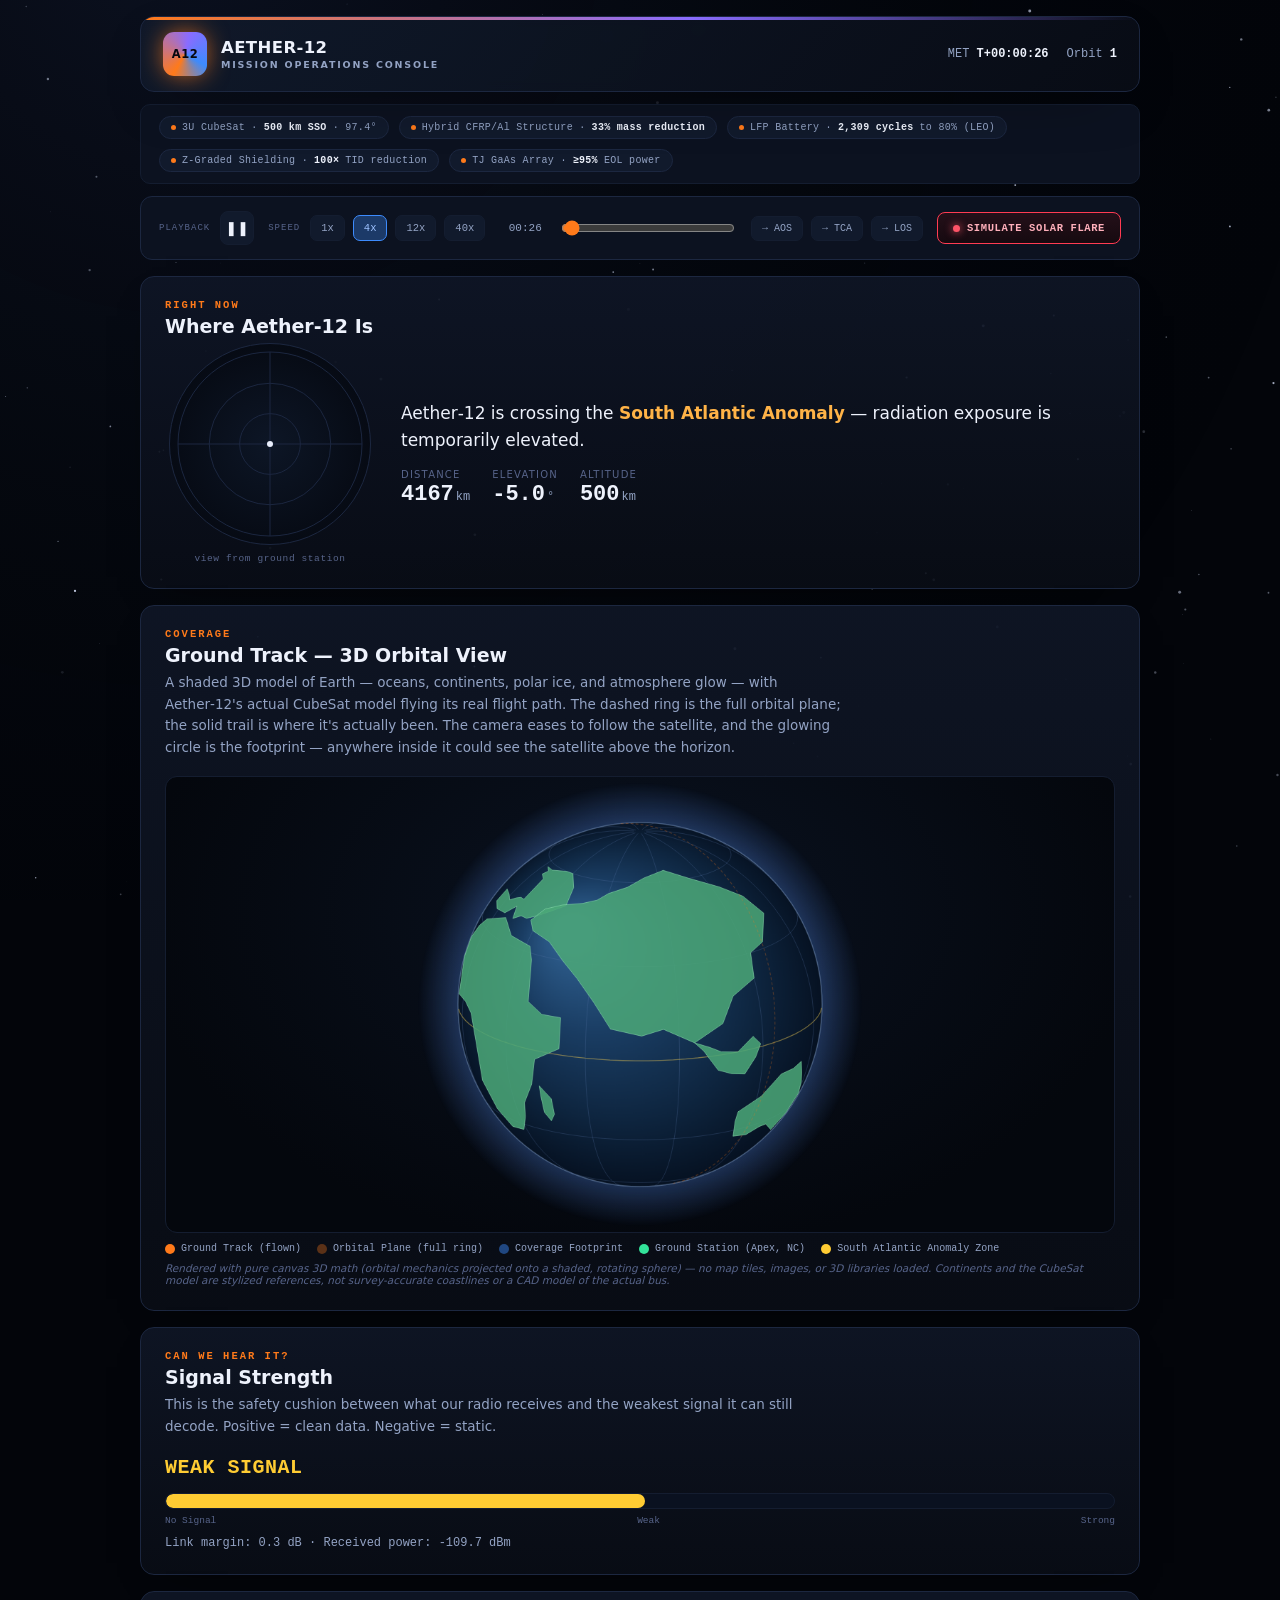
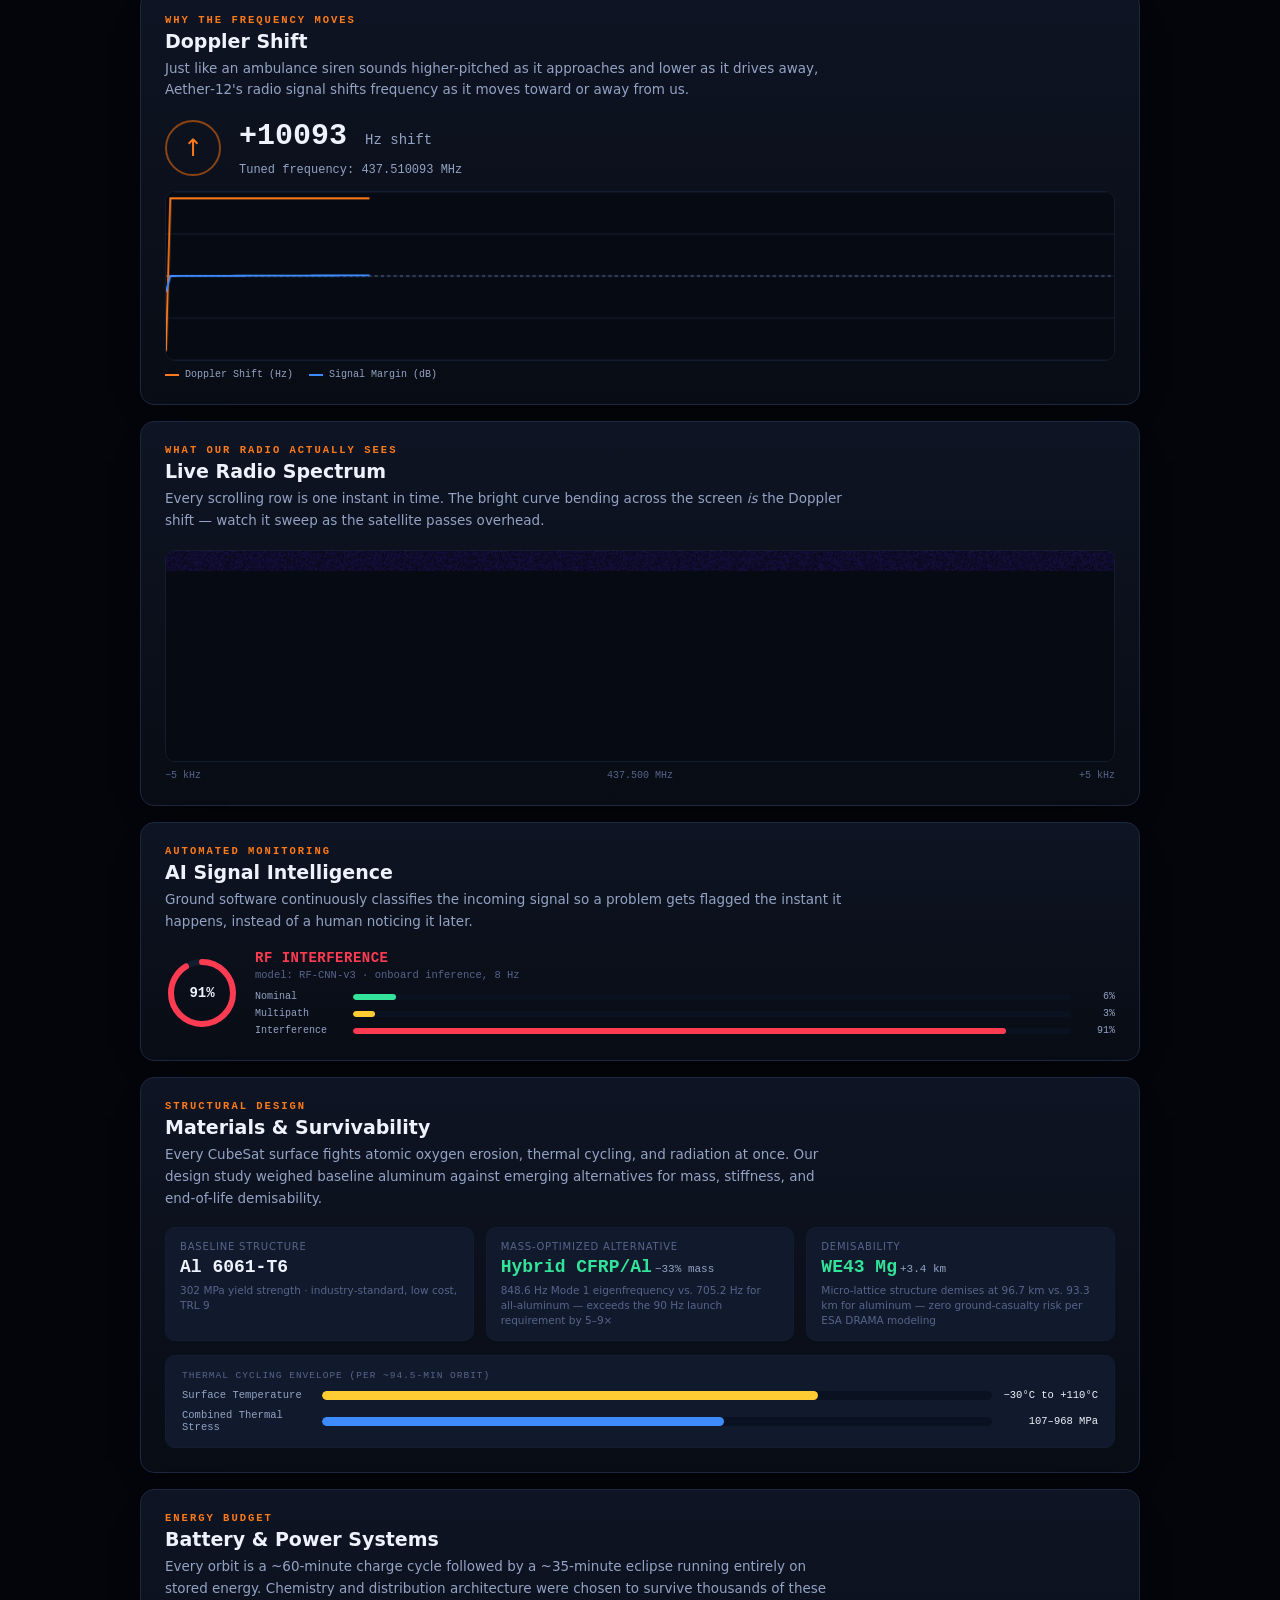
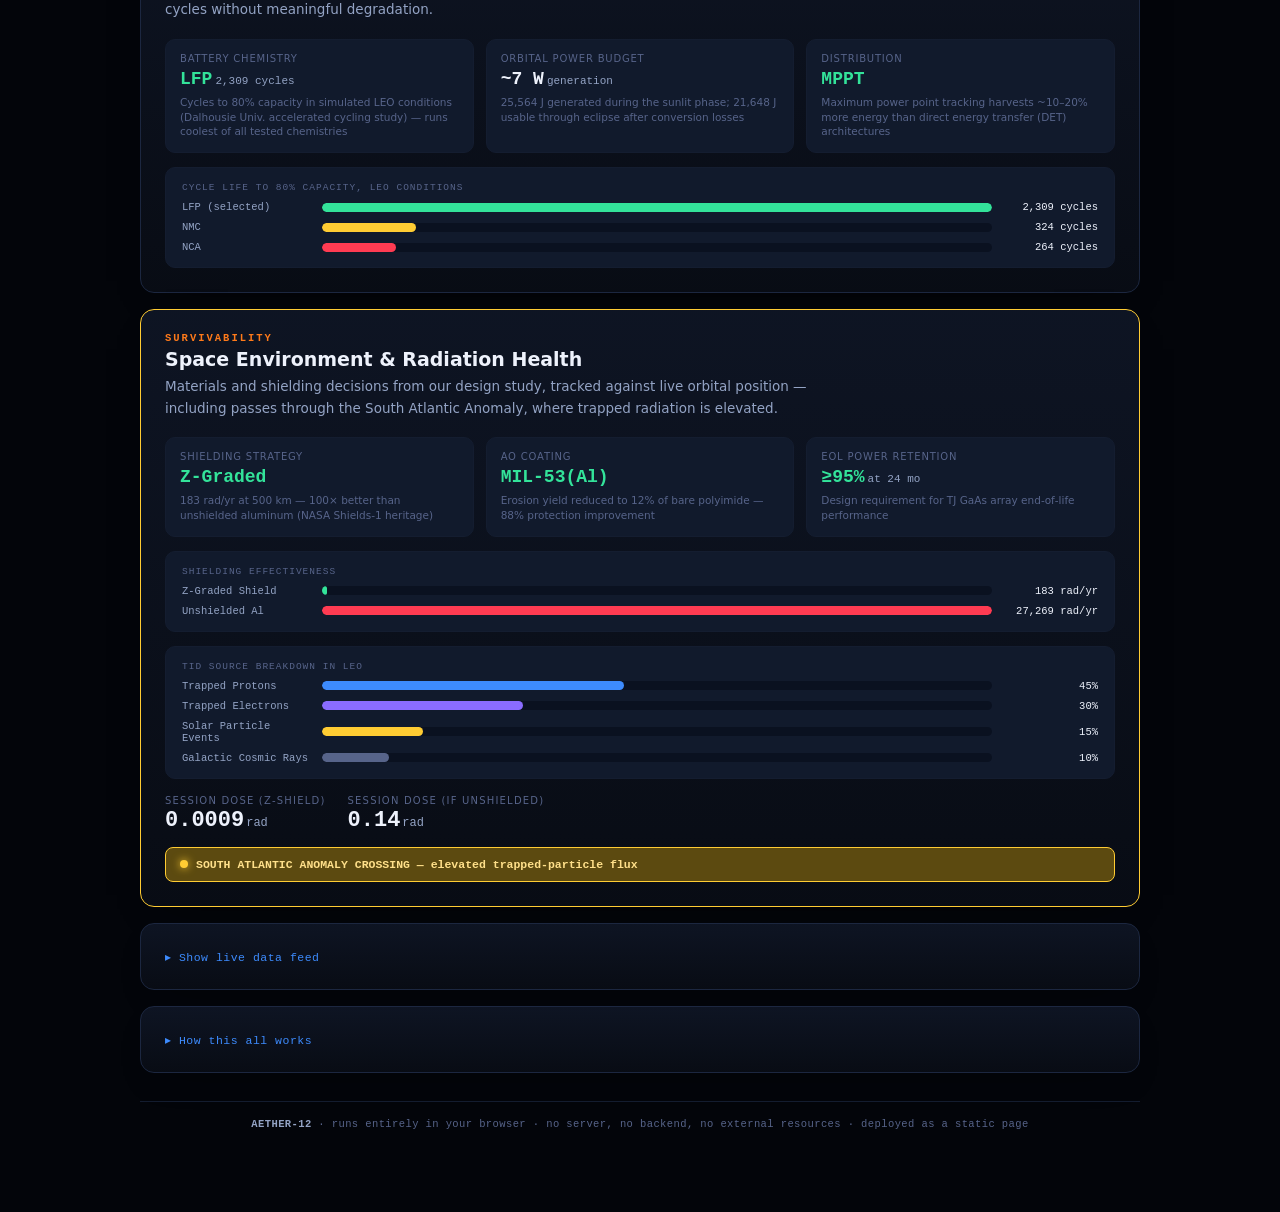
<file: index (2).html>
<!DOCTYPE html>
<html lang="en">
<head>
<meta charset="UTF-8">
<meta name="viewport" content="width=device-width, initial-scale=1.0">
<title>AETHER-12 :: Mission Operations Console</title>
<style>
  :root{
    --bg-0:#03050a; --bg-1:#070b14; --bg-2:#0c1220; --bg-3:#111a2c;
    --line:#1c2740; --line-soft:#141d30;
    --txt-hi:#eef2fc; --txt-md:#93a3c4; --txt-lo:#57648a;
    --accent:#ff7a1a; --accent-2:#ffb347; --accent-dim:#8a4413;
    --blue:#3d8bfd; --blue-dim:#1c3a68; --violet:#8a6cff;
    --green:#33e39a; --green-dim:#0f4a35;
    --red:#ff3b52; --red-dim:#5c1420; --amber:#ffcc33; --amber-dim:#5c4a10;
    --mono:'Roboto Mono','SF Mono','Consolas',monospace;
    --sans:'Segoe UI',system-ui,-apple-system,'Helvetica Neue',Arial,sans-serif;
  }
  *{box-sizing:border-box;}
  html,body{margin:0;padding:0;background:var(--bg-0);color:var(--txt-hi);font-family:var(--sans);min-height:100vh;}
  ::selection{background:var(--accent);color:#000;}
  #starfield{position:fixed;inset:0;z-index:0;pointer-events:none;}
  .app{position:relative;z-index:1;max-width:1040px;margin:0 auto;padding:16px 20px 60px;}

  header.top{
    display:flex;align-items:center;justify-content:space-between;gap:14px;flex-wrap:wrap;
    padding:15px 22px;background:linear-gradient(135deg,rgba(17,26,44,.9),rgba(9,13,22,.9));
    backdrop-filter:blur(6px);border:1px solid var(--line);border-radius:14px;position:relative;overflow:hidden;
    box-shadow:0 20px 60px -30px rgba(0,0,0,.8);
  }
  header.top::before{content:"";position:absolute;top:0;left:0;right:0;height:3px;
    background:linear-gradient(90deg,var(--accent),var(--violet) 55%,transparent);}
  .brand{display:flex;align-items:center;gap:14px;}
  .brand .badge{width:44px;height:44px;border-radius:11px;
    background:conic-gradient(from 210deg, var(--accent), var(--violet) 45%, var(--blue) 75%, var(--accent) 100%);
    display:flex;align-items:center;justify-content:center;font-weight:800;font-size:11.5px;color:#060810;
    letter-spacing:.5px;box-shadow:0 0 26px -4px var(--accent);flex:0 0 auto;}
  .brand h1{margin:0;font-size:16.5px;letter-spacing:.4px;font-weight:700;}
  .brand h1 small{display:block;font-size:9.5px;letter-spacing:1.8px;color:var(--txt-md);font-weight:600;margin-top:2px;}
  .headstats{display:flex;gap:18px;font-family:var(--mono);font-size:12px;color:var(--txt-md);}
  .headstats b{color:var(--txt-hi);}

  .paramstrip{margin-top:12px;padding:11px 18px;border-radius:10px;background:var(--bg-2);border:1px solid var(--line-soft);
    display:flex;gap:10px;flex-wrap:wrap;align-items:center;}
  .chip{font-family:var(--mono);font-size:10px;letter-spacing:.3px;color:var(--txt-md);background:var(--bg-3);
    border:1px solid var(--line);padding:5px 11px;border-radius:20px;display:flex;align-items:center;gap:6px;}
  .chip b{color:var(--txt-hi);font-weight:700;}
  .chip .dotc{width:5px;height:5px;border-radius:50%;background:var(--accent);}

  .control-bar{margin-top:12px;background:var(--bg-2);border:1px solid var(--line);border-radius:12px;
    padding:14px 18px;display:flex;flex-wrap:wrap;gap:14px;align-items:center;}
  .ctrl-group{display:flex;align-items:center;gap:8px;}
  .ctrl-label{font-family:var(--mono);font-size:9px;letter-spacing:1px;color:var(--txt-lo);text-transform:uppercase;margin-right:2px;}
  .icon-btn{width:34px;height:34px;border-radius:8px;background:var(--bg-3);border:1px solid var(--line-soft);
    color:var(--txt-hi);display:flex;align-items:center;justify-content:center;cursor:pointer;font-size:14px;transition:.15s;}
  .icon-btn:hover{background:var(--line-soft);}
  .speed-btn{font-family:var(--mono);font-size:10.5px;padding:6px 10px;border-radius:7px;background:var(--bg-3);
    border:1px solid var(--line-soft);color:var(--txt-md);cursor:pointer;transition:.15s;}
  .speed-btn:hover{color:var(--txt-hi);}
  .speed-btn.active{background:var(--blue-dim);color:#9dc2ff;border-color:var(--blue);}
  .jump-btn{font-family:var(--mono);font-size:10px;padding:6px 10px;border-radius:7px;background:var(--bg-3);
    border:1px solid var(--line-soft);color:var(--txt-md);cursor:pointer;white-space:nowrap;}
  .jump-btn:hover{color:var(--txt-hi);}
  #scrubSlider{flex:1;min-width:140px;accent-color:var(--accent);cursor:pointer;}
  .scrubtime{font-family:var(--mono);font-size:11px;color:var(--txt-md);min-width:52px;text-align:center;}
  .fault-btn{background:linear-gradient(180deg,#241019,#160a10);border:1px solid var(--red);color:#ffb0bb;
    padding:9px 15px;border-radius:8px;font-family:var(--mono);font-size:10.5px;letter-spacing:.6px;font-weight:700;
    cursor:pointer;text-transform:uppercase;transition:.15s;display:flex;align-items:center;gap:7px;white-space:nowrap;}
  .fault-btn:hover{background:linear-gradient(180deg,#331420,#1e0c14);}
  .fault-btn.active{background:var(--red);color:#1a0206;border-color:#ffb4c0;animation:pulseRed .9s infinite;}
  .fault-btn .dot{width:7px;height:7px;border-radius:50%;background:#ff5468;box-shadow:0 0 8px #ff5468;}
  @keyframes pulseRed{0%,100%{box-shadow:0 0 0 0 rgba(255,59,82,.6);}50%{box-shadow:0 0 0 10px rgba(255,59,82,0);}}
  @keyframes blink{0%,49%{opacity:1;}50%,100%{opacity:.25;}}
  .alerting{animation:panelAlert .85s infinite;border-color:var(--red) !important;}
  @keyframes panelAlert{0%,100%{box-shadow:inset 0 0 0 0 rgba(255,59,82,0);}50%{box-shadow:inset 0 0 26px 0 rgba(255,59,82,.35);}}
  .saa-alert{animation:panelAlertAmber 1s infinite;border-color:var(--amber) !important;}
  @keyframes panelAlertAmber{0%,100%{box-shadow:inset 0 0 0 0 rgba(255,204,51,0);}50%{box-shadow:inset 0 0 22px 0 rgba(255,204,51,.28);}}

  .section{margin-top:16px;background:linear-gradient(180deg,rgba(15,22,38,.92),rgba(9,13,22,.92));
    border:1px solid var(--line);border-radius:14px;padding:22px 24px 24px;position:relative;
    box-shadow:0 14px 40px -26px rgba(0,0,0,.9);}
  .section .eyebrow{font-family:var(--mono);font-size:10.5px;letter-spacing:2px;text-transform:uppercase;color:var(--accent);
    font-weight:700;margin-bottom:4px;}
  .section h2{margin:0 0 6px;font-size:19px;font-weight:700;}
  .section .caption{font-size:13.5px;color:var(--txt-md);line-height:1.6;max-width:680px;margin:0 0 18px;}

  .hero-grid{display:grid;grid-template-columns:210px 1fr;gap:26px;align-items:center;}
  @media (max-width:640px){.hero-grid{grid-template-columns:1fr;}}
  .skywrap{display:flex;flex-direction:column;align-items:center;gap:8px;}
  canvas#skyplot{background:radial-gradient(circle at 50% 50%, #0d1626 0%, #060a13 75%);border-radius:50%;border:1px solid var(--line);}
  .skylabel{font-family:var(--mono);font-size:9.5px;color:var(--txt-lo);letter-spacing:.6px;}

  .story-line{font-size:17px;line-height:1.55;color:var(--txt-hi);font-weight:500;min-height:52px;}
  .story-line b{color:var(--accent-2);}
  .hero-stats{display:flex;gap:22px;margin-top:16px;flex-wrap:wrap;}
  .hero-stat .l{font-size:10px;letter-spacing:1.2px;color:var(--txt-lo);text-transform:uppercase;}
  .hero-stat .v{font-family:var(--mono);font-size:22px;font-weight:700;margin-top:2px;}
  .hero-stat .v span{font-size:12px;color:var(--txt-md);font-weight:500;margin-left:2px;}

  #globeWrap{position:relative;border-radius:12px;overflow:hidden;border:1px solid var(--line-soft);
    background:radial-gradient(ellipse at 50% 30%, #0a1220 0%, #04070d 75%);display:flex;justify-content:center;}
  canvas#globeCanvas{width:100%;max-width:640px;display:block;}
  .map-legend{display:flex;gap:16px;margin-top:10px;font-family:var(--mono);font-size:10px;color:var(--txt-md);flex-wrap:wrap;}
  .map-legend span{display:flex;align-items:center;gap:6px;}
  .map-legend .sw{width:10px;height:10px;border-radius:50%;display:inline-block;}
  .map-note{font-size:10.5px;color:var(--txt-lo);margin-top:8px;font-style:italic;}

  .siglabel{font-family:var(--mono);font-size:20px;font-weight:800;letter-spacing:.5px;}
  .sigbar-track{height:16px;border-radius:9px;background:#0a1120;border:1px solid var(--line-soft);overflow:hidden;margin-top:14px;position:relative;}
  .sigbar-fill{height:100%;border-radius:9px;transition:width .3s,background .3s;}
  .sigbar-scale{display:flex;justify-content:space-between;font-family:var(--mono);font-size:9.5px;color:var(--txt-lo);margin-top:6px;}
  .sigsub{font-family:var(--mono);font-size:12px;color:var(--txt-md);margin-top:10px;}

  .doppler-top{display:flex;align-items:center;gap:18px;flex-wrap:wrap;margin-bottom:14px;}
  .arrow-badge{width:56px;height:56px;border-radius:50%;display:flex;align-items:center;justify-content:center;
    font-size:24px;flex:0 0 auto;transition:.3s;border:2px solid var(--line);}
  .doppler-num{font-family:var(--mono);font-size:30px;font-weight:800;}
  .doppler-num span{font-size:14px;color:var(--txt-md);font-weight:500;}
  canvas#chartCanvas{width:100%;display:block;border-radius:10px;border:1px solid var(--line-soft);background:#060a13;}
  canvas#waterfallCanvas{width:100%;display:block;border-radius:10px;border:1px solid var(--line-soft);background:#060a13;}
  .chart-legend{display:flex;gap:16px;margin-top:8px;font-family:var(--mono);font-size:10px;color:var(--txt-md);flex-wrap:wrap;}
  .chart-legend span{display:flex;align-items:center;gap:6px;}
  .chart-legend .ln{width:14px;height:2px;display:inline-block;}
  .wf-legend{display:flex;justify-content:space-between;font-family:var(--mono);font-size:10px;color:var(--txt-lo);margin-top:8px;}

  .ai-row{display:flex;gap:16px;align-items:center;flex-wrap:wrap;}
  .ai-ring{width:74px;height:74px;flex:0 0 auto;position:relative;}
  .ai-ring svg{width:100%;height:100%;transform:rotate(-90deg);}
  .ai-ring .bgring{stroke:#141d30;}
  .ai-ring .fgring{stroke:var(--green);transition:stroke-dashoffset .3s, stroke .3s;stroke-linecap:round;}
  .ai-ring .pct{position:absolute;inset:0;display:flex;align-items:center;justify-content:center;font-family:var(--mono);font-weight:700;font-size:14px;}
  .ai-info{flex:1;min-width:200px;}
  .ai-label{font-family:var(--mono);font-size:14px;font-weight:800;letter-spacing:.5px;}
  .ai-model{font-size:10.5px;color:var(--txt-lo);margin-top:3px;font-family:var(--mono);}
  .ai-bars{margin-top:10px;display:flex;flex-direction:column;gap:6px;}
  .ai-bar-row{display:flex;align-items:center;gap:8px;font-family:var(--mono);font-size:10px;color:var(--txt-md);}
  .ai-bar-row .lbl{width:90px;flex:0 0 auto;}
  .ai-bar-track{flex:1;height:6px;border-radius:3px;background:#0a1120;overflow:hidden;}
  .ai-bar-fill{height:100%;border-radius:3px;transition:width .3s;}
  .ai-bar-row .pctv{width:36px;text-align:right;flex:0 0 auto;}

  .env-grid{display:grid;grid-template-columns:repeat(3,1fr);gap:12px;}
  @media (max-width:700px){.env-grid{grid-template-columns:1fr 1fr;}}
  @media (max-width:460px){.env-grid{grid-template-columns:1fr;}}
  .env-card{background:var(--bg-3);border:1px solid var(--line-soft);border-radius:10px;padding:13px 14px;}
  .env-card .l{font-size:10px;letter-spacing:.8px;color:var(--txt-lo);text-transform:uppercase;}
  .env-card .v{font-family:var(--mono);font-size:18px;font-weight:700;margin-top:5px;color:var(--txt-hi);}
  .env-card .v span{font-size:11px;color:var(--txt-md);font-weight:500;margin-left:3px;}
  .env-card .foot{font-size:10.5px;color:var(--txt-lo);margin-top:6px;line-height:1.4;}
  .env-card.good .v{color:var(--green);}
  .env-card.warn .v{color:var(--amber);}
  .env-compare{margin-top:14px;background:var(--bg-3);border:1px solid var(--line-soft);border-radius:10px;padding:14px 16px;}
  .compare-row{display:flex;align-items:center;gap:10px;margin-top:8px;}
  .compare-row:first-child{margin-top:0;}
  .compare-lbl{font-family:var(--mono);font-size:10.5px;color:var(--txt-md);width:130px;flex:0 0 auto;}
  .compare-track{flex:1;height:9px;border-radius:5px;background:#0a1120;overflow:hidden;}
  .compare-fill{height:100%;border-radius:5px;}
  .compare-val{font-family:var(--mono);font-size:10.5px;color:var(--txt-hi);width:96px;text-align:right;flex:0 0 auto;}
  .compare-title{font-family:var(--mono);font-size:9.5px;letter-spacing:1px;color:var(--txt-lo);text-transform:uppercase;margin-bottom:2px;}
  .saa-banner{margin-top:14px;padding:10px 14px;border-radius:8px;background:var(--amber-dim);border:1px solid var(--amber);
    color:#ffe08a;font-family:var(--mono);font-size:11.5px;font-weight:700;display:none;align-items:center;gap:8px;}
  .saa-banner.show{display:flex;}
  .saa-banner .d{width:8px;height:8px;border-radius:50%;background:var(--amber);box-shadow:0 0 8px var(--amber);animation:blink .7s infinite;}

  .toggle-btn{font-family:var(--mono);font-size:11.5px;color:var(--blue);cursor:pointer;letter-spacing:.5px;
    display:inline-flex;align-items:center;gap:6px;user-select:none;}
  .toggle-btn:hover{color:#9dc2ff;}
  .collapsible{max-height:0;overflow:hidden;transition:max-height .35s ease;}
  .collapsible.open{max-height:2400px;}

  #terminal{background:#04070d;border:1px solid var(--line-soft);border-radius:10px;padding:12px 14px;height:210px;
    overflow-y:auto;font-family:var(--mono);font-size:11px;line-height:1.65;color:#9fe7c0;margin-top:14px;}
  #terminal::-webkit-scrollbar{width:6px;}
  #terminal::-webkit-scrollbar-thumb{background:var(--line);border-radius:3px;}
  #terminal .ln{white-space:pre;opacity:0;animation:fadeIn .25s forwards;}
  @keyframes fadeIn{to{opacity:1;}}
  #terminal .hdr{color:#5fb0ff;} #terminal .ok{color:#33e39a;} #terminal .err{color:#ff5468;font-weight:700;} #terminal .field{color:#ffcc33;}

  .gitem{padding:9px 0;border-bottom:1px dashed var(--line-soft);}
  .gitem:last-child{border-bottom:none;}
  .gitem b{color:var(--blue);font-family:var(--mono);font-size:12px;}
  .gitem span{display:block;font-size:12px;color:var(--txt-md);margin-top:3px;line-height:1.55;}
  .modrow{display:flex;align-items:center;gap:10px;padding:8px 0;border-bottom:1px dashed var(--line-soft);}
  .modrow:last-child{border-bottom:none;}
  .modstatus{width:7px;height:7px;border-radius:50%;background:var(--green);box-shadow:0 0 6px var(--green);flex:0 0 auto;}
  .modname{font-size:12.5px;color:var(--txt-hi);font-weight:600;flex:1;}
  .modtag{font-family:var(--mono);font-size:9px;color:var(--txt-lo);background:var(--bg-3);border:1px solid var(--line-soft);padding:2px 7px;border-radius:5px;}
  .grouplabel{font-family:var(--mono);font-size:9.5px;letter-spacing:1.2px;color:var(--txt-lo);text-transform:uppercase;margin:14px 0 6px;}
  .grouplabel:first-child{margin-top:2px;}

  footer.foot{margin-top:28px;text-align:center;font-size:10.5px;color:var(--txt-lo);padding:16px 0;
    border-top:1px solid var(--line-soft);font-family:var(--mono);letter-spacing:.4px;}
  footer.foot b{color:var(--txt-md);}
</style>
</head>
<body>
<canvas id="starfield"></canvas>
<div class="app">

  <!-- ============ HEADER ============ -->
  <header class="top">
    <div class="brand">
      <div class="badge">A12</div>
      <div><h1>AETHER&#8209;12<small>MISSION OPERATIONS CONSOLE</small></h1></div>
    </div>
    <div class="headstats">
      <span>MET <b id="metMET">T+00:00:00</b></span>
      <span>Orbit <b id="hOrbit">1</b></span>
    </div>
  </header>

  <!-- ============ MISSION CONTEXT STRIP ============ -->
  <div class="paramstrip">
    <span class="chip"><span class="dotc"></span>3U CubeSat &middot; <b>500 km SSO</b> &middot; 97.4&deg;</span>
    <span class="chip"><span class="dotc"></span>Hybrid CFRP/Al Structure &middot; <b>33% mass reduction</b></span>
    <span class="chip"><span class="dotc"></span>LFP Battery &middot; <b>2,309 cycles</b> to 80% (LEO)</span>
    <span class="chip"><span class="dotc"></span>Z&#8209;Graded Shielding &middot; <b>100&times;</b> TID reduction</span>
    <span class="chip"><span class="dotc"></span>TJ GaAs Array &middot; <b>&ge;95%</b> EOL power</span>
  </div>

  <!-- ============ MISSION CONTROL BAR ============ -->
  <div class="control-bar">
    <div class="ctrl-group">
      <span class="ctrl-label">Playback</span>
      <div class="icon-btn" id="playBtn" title="Play/Pause">&#10074;&#10074;</div>
    </div>
    <div class="ctrl-group">
      <span class="ctrl-label">Speed</span>
      <div class="speed-btn" data-speed="1">1x</div>
      <div class="speed-btn active" data-speed="4">4x</div>
      <div class="speed-btn" data-speed="12">12x</div>
      <div class="speed-btn" data-speed="40">40x</div>
    </div>
    <div class="ctrl-group" style="flex:1;min-width:180px;">
      <span class="scrubtime" id="scrubTimeLbl">00:00</span>
      <input type="range" id="scrubSlider" min="0" max="1440" step="1" value="0">
    </div>
    <div class="ctrl-group">
      <div class="jump-btn" id="jumpAOS">&#8594; AOS</div>
      <div class="jump-btn" id="jumpTCA">&#8594; TCA</div>
      <div class="jump-btn" id="jumpLOS">&#8594; LOS</div>
    </div>
    <button class="fault-btn" id="faultBtn"><span class="dot"></span> Simulate Solar Flare</button>
  </div>

  <!-- ============ 1. WHERE IS IT ============ -->
  <div class="section">
    <div class="eyebrow">Right Now</div>
    <h2>Where Aether&#8209;12 Is</h2>
    <div class="hero-grid">
      <div class="skywrap">
        <canvas id="skyplot" width="200" height="200"></canvas>
        <div class="skylabel">view from ground station</div>
      </div>
      <div>
        <div class="story-line" id="storyLine">Loading orbit model…</div>
        <div class="hero-stats">
          <div class="hero-stat"><div class="l">Distance</div><div class="v" id="hDist">&mdash;<span>km</span></div></div>
          <div class="hero-stat"><div class="l">Elevation</div><div class="v" id="hElev">&mdash;<span>&deg;</span></div></div>
          <div class="hero-stat"><div class="l">Altitude</div><div class="v">500<span>km</span></div></div>
        </div>
      </div>
    </div>
  </div>

  <!-- ============ 2. 3D GLOBE ============ -->
  <div class="section" id="globeSection">
    <div class="eyebrow">Coverage</div>
    <h2>Ground Track &mdash; 3D Orbital View</h2>
    <p class="caption">A shaded 3D model of Earth &mdash; oceans, continents, polar ice, and atmosphere glow &mdash; with Aether&#8209;12's actual CubeSat model flying its real flight path. The dashed ring is the full orbital plane; the solid trail is where it's actually been. The camera eases to follow the satellite, and the glowing circle is the footprint &mdash; anywhere inside it could see the satellite above the horizon.</p>
    <div id="globeWrap"><canvas id="globeCanvas" width="900" height="640"></canvas></div>
    <div class="map-legend">
      <span><i class="sw" style="background:var(--accent)"></i>Ground Track (flown)</span>
      <span><i class="sw" style="background:#ff7a1a55"></i>Orbital Plane (full ring)</span>
      <span><i class="sw" style="background:#3d8bfd77"></i>Coverage Footprint</span>
      <span><i class="sw" style="background:var(--green)"></i>Ground Station (Apex, NC)</span>
      <span><i class="sw" style="background:var(--amber)"></i>South Atlantic Anomaly Zone</span>
    </div>
    <div class="map-note">Rendered with pure canvas 3D math (orbital mechanics projected onto a shaded, rotating sphere) &mdash; no map tiles, images, or 3D libraries loaded. Continents and the CubeSat model are stylized references, not survey-accurate coastlines or a CAD model of the actual bus.</div>
  </div>

  <!-- ============ 3. SIGNAL STRENGTH ============ -->
  <div class="section" id="signalSection">
    <div class="eyebrow">Can We Hear It?</div>
    <h2>Signal Strength</h2>
    <p class="caption">This is the safety cushion between what our radio receives and the weakest signal it can still decode. Positive = clean data. Negative = static.</p>
    <div class="siglabel" id="sigLabel">&mdash;</div>
    <div class="sigbar-track"><div class="sigbar-fill" id="sigFill" style="width:0%;background:var(--green);"></div></div>
    <div class="sigbar-scale"><span>No Signal</span><span>Weak</span><span>Strong</span></div>
    <div class="sigsub" id="sigSub">Link margin: &mdash; dB</div>
  </div>

  <!-- ============ 4. DOPPLER ============ -->
  <div class="section">
    <div class="eyebrow">Why The Frequency Moves</div>
    <h2>Doppler Shift</h2>
    <p class="caption">Just like an ambulance siren sounds higher-pitched as it approaches and lower as it drives away, Aether&#8209;12's radio signal shifts frequency as it moves toward or away from us.</p>
    <div class="doppler-top">
      <div class="arrow-badge" id="arrowBadge">&#8594;</div>
      <div>
        <div class="doppler-num" id="dopplerNum">0 <span>Hz shift</span></div>
        <div class="sigsub" id="dopplerSub">Tuned frequency: 437.500000 MHz</div>
      </div>
    </div>
    <canvas id="chartCanvas" width="900" height="160"></canvas>
    <div class="chart-legend">
      <span><i class="ln" style="background:var(--accent)"></i>Doppler Shift (Hz)</span>
      <span><i class="ln" style="background:var(--blue)"></i>Signal Margin (dB)</span>
    </div>
  </div>

  <!-- ============ 5. WATERFALL ============ -->
  <div class="section">
    <div class="eyebrow">What Our Radio Actually Sees</div>
    <h2>Live Radio Spectrum</h2>
    <p class="caption">Every scrolling row is one instant in time. The bright curve bending across the screen <i>is</i> the Doppler shift &mdash; watch it sweep as the satellite passes overhead.</p>
    <canvas id="waterfallCanvas" width="900" height="200"></canvas>
    <div class="wf-legend"><span>&minus;5 kHz</span><span>437.500 MHz</span><span>+5 kHz</span></div>
  </div>

  <!-- ============ 6. AI SIGNAL INTELLIGENCE ============ -->
  <div class="section" id="aiSection">
    <div class="eyebrow">Automated Monitoring</div>
    <h2>AI Signal Intelligence</h2>
    <p class="caption">Ground software continuously classifies the incoming signal so a problem gets flagged the instant it happens, instead of a human noticing it later.</p>
    <div class="ai-row">
      <div class="ai-ring">
        <svg viewBox="0 0 74 74">
          <circle class="bgring" cx="37" cy="37" r="31" fill="none" stroke-width="6"></circle>
          <circle class="fgring" id="aiRing" cx="37" cy="37" r="31" fill="none" stroke-width="6" stroke-dasharray="194.8" stroke-dashoffset="194.8"></circle>
        </svg>
        <div class="pct" id="aiPct">0%</div>
      </div>
      <div class="ai-info">
        <div class="ai-label" id="aiLabel">NOMINAL DOWNLINK</div>
        <div class="ai-model">model: RF&#8209;CNN&#8209;v3 &middot; onboard inference, 8&nbsp;Hz</div>
        <div class="ai-bars">
          <div class="ai-bar-row"><span class="lbl">Nominal</span><div class="ai-bar-track"><div class="ai-bar-fill" id="barNom" style="background:var(--green);width:0%;"></div></div><span class="pctv" id="pctNom">0%</span></div>
          <div class="ai-bar-row"><span class="lbl">Multipath</span><div class="ai-bar-track"><div class="ai-bar-fill" id="barMulti" style="background:var(--amber);width:0%;"></div></div><span class="pctv" id="pctMulti">0%</span></div>
          <div class="ai-bar-row"><span class="lbl">Interference</span><div class="ai-bar-track"><div class="ai-bar-fill" id="barInterf" style="background:var(--red);width:0%;"></div></div><span class="pctv" id="pctInterf">0%</span></div>
        </div>
      </div>
    </div>
  </div>

  <!-- ============ 7. MATERIALS & STRUCTURAL DESIGN ============ -->
  <div class="section">
    <div class="eyebrow">Structural Design</div>
    <h2>Materials &amp; Survivability</h2>
    <p class="caption">Every CubeSat surface fights atomic oxygen erosion, thermal cycling, and radiation at once. Our design study weighed baseline aluminum against emerging alternatives for mass, stiffness, and end-of-life demisability.</p>
    <div class="env-grid">
      <div class="env-card"><div class="l">Baseline Structure</div><div class="v">Al 6061&#8209;T6</div><div class="foot">302 MPa yield strength &middot; industry-standard, low cost, TRL 9</div></div>
      <div class="env-card good"><div class="l">Mass&#8209;Optimized Alternative</div><div class="v">Hybrid CFRP/Al<span>&minus;33% mass</span></div><div class="foot">848.6 Hz Mode 1 eigenfrequency vs. 705.2 Hz for all-aluminum &mdash; exceeds the 90 Hz launch requirement by 5&ndash;9&times;</div></div>
      <div class="env-card good"><div class="l">Demisability</div><div class="v">WE43 Mg<span>+3.4 km</span></div><div class="foot">Micro-lattice structure demises at 96.7 km vs. 93.3 km for aluminum &mdash; zero ground-casualty risk per ESA DRAMA modeling</div></div>
    </div>
    <div class="env-compare">
      <div class="compare-title">Thermal Cycling Envelope (per ~94.5&#8209;min orbit)</div>
      <div class="compare-row">
        <span class="compare-lbl">Surface Temperature</span>
        <div class="compare-track"><div class="compare-fill" style="width:74%;background:var(--amber);"></div></div>
        <span class="compare-val">&minus;30&deg;C to +110&deg;C</span>
      </div>
      <div class="compare-row">
        <span class="compare-lbl">Combined Thermal Stress</span>
        <div class="compare-track"><div class="compare-fill" style="width:60%;background:var(--blue);"></div></div>
        <span class="compare-val">107&ndash;968 MPa</span>
      </div>
    </div>
  </div>

  <!-- ============ 8. BATTERY & POWER SYSTEMS ============ -->
  <div class="section">
    <div class="eyebrow">Energy Budget</div>
    <h2>Battery &amp; Power Systems</h2>
    <p class="caption">Every orbit is a ~60-minute charge cycle followed by a ~35-minute eclipse running entirely on stored energy. Chemistry and distribution architecture were chosen to survive thousands of these cycles without meaningful degradation.</p>
    <div class="env-grid">
      <div class="env-card good"><div class="l">Battery Chemistry</div><div class="v">LFP<span>2,309 cycles</span></div><div class="foot">Cycles to 80% capacity in simulated LEO conditions (Dalhousie Univ. accelerated cycling study) &mdash; runs coolest of all tested chemistries</div></div>
      <div class="env-card"><div class="l">Orbital Power Budget</div><div class="v">~7 W<span>generation</span></div><div class="foot">25,564 J generated during the sunlit phase; 21,648 J usable through eclipse after conversion losses</div></div>
      <div class="env-card good"><div class="l">Distribution</div><div class="v">MPPT</div><div class="foot">Maximum power point tracking harvests ~10&ndash;20% more energy than direct energy transfer (DET) architectures</div></div>
    </div>
    <div class="env-compare">
      <div class="compare-title">Cycle Life to 80% Capacity, LEO Conditions</div>
      <div class="compare-row"><span class="compare-lbl">LFP (selected)</span><div class="compare-track"><div class="compare-fill" style="width:100%;background:var(--green);"></div></div><span class="compare-val">2,309 cycles</span></div>
      <div class="compare-row"><span class="compare-lbl">NMC</span><div class="compare-track"><div class="compare-fill" style="width:14%;background:var(--amber);"></div></div><span class="compare-val">324 cycles</span></div>
      <div class="compare-row"><span class="compare-lbl">NCA</span><div class="compare-track"><div class="compare-fill" style="width:11%;background:var(--red);"></div></div><span class="compare-val">264 cycles</span></div>
    </div>
  </div>

  <!-- ============ 9. SPACE ENVIRONMENT & RADIATION HEALTH ============ -->
  <div class="section" id="envSection">
    <div class="eyebrow">Survivability</div>
    <h2>Space Environment &amp; Radiation Health</h2>
    <p class="caption">Materials and shielding decisions from our design study, tracked against live orbital position &mdash; including passes through the South Atlantic Anomaly, where trapped radiation is elevated.</p>

    <div class="env-grid">
      <div class="env-card good"><div class="l">Shielding Strategy</div><div class="v">Z&#8209;Graded</div><div class="foot">183 rad/yr at 500 km &mdash; 100&times; better than unshielded aluminum (NASA Shields&#8209;1 heritage)</div></div>
      <div class="env-card good"><div class="l">AO Coating</div><div class="v">MIL&#8209;53(Al)</div><div class="foot">Erosion yield reduced to 12% of bare polyimide &mdash; 88% protection improvement</div></div>
      <div class="env-card good"><div class="l">EOL Power Retention</div><div class="v">&ge;95%<span>at 24&nbsp;mo</span></div><div class="foot">Design requirement for TJ GaAs array end&#8209;of&#8209;life performance</div></div>
    </div>

    <div class="env-compare">
      <div class="compare-title">Shielding Effectiveness</div>
      <div class="compare-row"><span class="compare-lbl">Z&#8209;Graded Shield</span><div class="compare-track"><div class="compare-fill" style="width:0.7%;background:var(--green);"></div></div><span class="compare-val">183 rad/yr</span></div>
      <div class="compare-row"><span class="compare-lbl">Unshielded Al</span><div class="compare-track"><div class="compare-fill" style="width:100%;background:var(--red);"></div></div><span class="compare-val">27,269 rad/yr</span></div>
    </div>

    <div class="env-compare">
      <div class="compare-title">TID Source Breakdown in LEO</div>
      <div class="compare-row"><span class="compare-lbl">Trapped Protons</span><div class="compare-track"><div class="compare-fill" style="width:45%;background:var(--blue);"></div></div><span class="compare-val">45%</span></div>
      <div class="compare-row"><span class="compare-lbl">Trapped Electrons</span><div class="compare-track"><div class="compare-fill" style="width:30%;background:var(--violet);"></div></div><span class="compare-val">30%</span></div>
      <div class="compare-row"><span class="compare-lbl">Solar Particle Events</span><div class="compare-track"><div class="compare-fill" style="width:15%;background:var(--amber);"></div></div><span class="compare-val">15%</span></div>
      <div class="compare-row"><span class="compare-lbl">Galactic Cosmic Rays</span><div class="compare-track"><div class="compare-fill" style="width:10%;background:var(--txt-lo);"></div></div><span class="compare-val">10%</span></div>
    </div>

    <div class="hero-stats" style="margin-top:16px;">
      <div class="hero-stat"><div class="l">Session Dose (Z&#8209;Shield)</div><div class="v" id="envDoseZ">0.000<span>rad</span></div></div>
      <div class="hero-stat"><div class="l">Session Dose (If Unshielded)</div><div class="v" id="envDoseAl">0.00<span>rad</span></div></div>
    </div>

    <div class="saa-banner" id="saaBanner"><span class="d"></span> SOUTH ATLANTIC ANOMALY CROSSING &mdash; elevated trapped-particle flux</div>
  </div>

  <!-- ============ OPTIONAL DEPTH ============ -->
  <div class="section">
    <div class="toggle-btn" id="toggleData">&#9656; Show live data feed</div>
    <div class="collapsible" id="dataCollapse"><div id="terminal"></div></div>
  </div>

  <div class="section">
    <div class="toggle-btn" id="toggleLearn">&#9656; How this all works</div>
    <div class="collapsible" id="learnCollapse">
      <div class="grouplabel">Key Terms</div>
      <div class="gitem"><b>AOS</b> — Acquisition of Signal<span>The moment the satellite rises above the horizon and contact becomes possible.</span></div>
      <div class="gitem"><b>LOS</b> — Loss of Signal<span>The moment the satellite drops below the horizon and contact ends.</span></div>
      <div class="gitem"><b>TCA</b> — Time of Closest Approach<span>The point of minimum distance / maximum elevation, and the strongest signal of the pass.</span></div>
      <div class="gitem"><b>Free-Space Path Loss</b><span>Signal strength fades with the square of distance &mdash; this is why margin is worst near the horizon.</span></div>
      <div class="gitem"><b>TID</b> — Total Ionizing Dose<span>Cumulative radiation damage to electronics over the mission lifetime, measured in rad(Si).</span></div>
      <div class="gitem"><b>South Atlantic Anomaly</b><span>A region where Earth's magnetic field is weaker, allowing trapped radiation belt particles to dip closer to low orbit altitudes.</span></div>
      <div class="gitem"><b>Demisability</b><span>Whether a structure fully burns up on re-entry rather than surviving to impact the ground &mdash; a regulatory requirement, not just an engineering nicety.</span></div>
      <div class="grouplabel">Software Behind This Page</div>
      <div class="modrow"><span class="modstatus"></span><span class="modname">Keplerian Orbit Propagator</span><span class="modtag">physics</span></div>
      <div class="modrow"><span class="modstatus"></span><span class="modname">3D Globe Projection Engine</span><span class="modtag">canvas math</span></div>
      <div class="modrow"><span class="modstatus"></span><span class="modname">Doppler / Link Budget Engine</span><span class="modtag">RF math</span></div>
      <div class="modrow"><span class="modstatus"></span><span class="modname">AI Signal Classifier</span><span class="modtag">simulated</span></div>
      <div class="modrow"><span class="modstatus"></span><span class="modname">Radiation Dose Accumulator</span><span class="modtag">Z&#8209;Shield model</span></div>
    </div>
  </div>

  <footer class="foot">
    <b>AETHER&#8209;12</b> &middot; runs entirely in your browser &middot; no server, no backend, no external resources &middot; deployed as a static page
  </footer>
</div>

<script>
(function(){
  "use strict";

  /* ---------- starfield ---------- */
  (function(){
    const c = document.getElementById('starfield'); const ctx = c.getContext('2d');
    function resize(){ c.width = window.innerWidth; c.height = window.innerHeight; }
    resize(); window.addEventListener('resize', resize);
    const stars = []; const N = 140;
    for(let i=0;i<N;i++){ stars.push({x:Math.random()*c.width,y:Math.random()*c.height,r:Math.random()*1.3+0.2,
      base:Math.random()*0.5+0.15, spd:Math.random()*0.02+0.005, ph:Math.random()*Math.PI*2}); }
    function draw(t){
      ctx.clearRect(0,0,c.width,c.height);
      const g = ctx.createRadialGradient(c.width*0.15,-100,50, c.width*0.15,-100, c.width*0.9);
      g.addColorStop(0,'rgba(30,45,80,0.3)'); g.addColorStop(1,'rgba(3,5,10,0)');
      ctx.fillStyle = g; ctx.fillRect(0,0,c.width,c.height);
      stars.forEach(s=>{ const a = s.base + Math.sin(t*s.spd+s.ph)*0.25; ctx.fillStyle = `rgba(220,230,255,${Math.max(0,a)})`;
        ctx.beginPath(); ctx.arc(s.x,s.y,s.r,0,Math.PI*2); ctx.fill(); });
      requestAnimationFrame(draw);
    }
    requestAnimationFrame(draw);
  })();

  /* =========================================================
     PHYSICS CONSTANTS
     ========================================================= */
  const MU=398600.4418, RE=6371, ALT=500, R_SAT=RE+ALT, C_LIGHT=299792.458;
  const V_ORB=Math.sqrt(MU/R_SAT), OMEGA=V_ORB/R_SAT, PERIOD_S=2*Math.PI/OMEGA;
  const F0_MHZ=437.500, TX_PWR_DBM=30, TX_GAIN_DBI=2, EIRP_DBM=TX_PWR_DBM+TX_GAIN_DBI;
  const RX_GAIN_DBI=18, OTHER_LOSS_DB=2, RX_SENS_DBM=-110;
  const PASS_HALF_WINDOW=600, TIME_SCALE_BASE=3, CYCLE_S=PASS_HALF_WINDOW*2+240;
  const AOS_T = Math.acos(RE/R_SAT) / OMEGA;
  const AOS_WITHIN = PASS_HALF_WINDOW - AOS_T;
  const LOS_WITHIN = PASS_HALF_WINDOW + AOS_T;

  const INCL_RAD = 97.4 * Math.PI/180;
  const OMEGA_EARTH = 7.2921159e-5;
  const GS_LAT = 35.7796, GS_LON = -78.6382;
  const COV_ANGLE_RAD = Math.acos(RE/R_SAT);
  const ASC_NODE_LON0 = -55;

  const RATE_Z_PER_S = 183 / (365.25*86400);
  const RATE_AL_PER_S = 27269 / (365.25*86400);

  // low-poly continent outlines [lon, lat] — stylized reference, higher resolution than a simple blob
  const CONTINENTS = [
    // North America
    [[-165,65],[-155,70],[-140,70],[-125,74],[-110,73],[-95,68],[-85,62],[-80,52],[-70,47],[-60,46],
     [-65,43],[-75,35],[-80,25],[-82,25],[-90,16],[-97,16],[-105,20],[-112,23],[-115,28],[-117,32],
     [-122,37],[-124,42],[-124,49],[-130,55],[-140,60],[-155,60],[-165,65]],
    // Greenland
    [[-45,60],[-30,65],[-25,72],[-35,78],[-50,77],[-55,70],[-52,63],[-45,60]],
    // South America
    [[-77,8],[-70,10],[-60,8],[-50,0],[-35,-5],[-38,-13],[-40,-20],[-42,-23],[-48,-27],[-58,-35],
     [-68,-45],[-72,-52],[-70,-40],[-72,-25],[-70,-15],[-75,-5],[-79,2],[-77,8]],
    // Europe
    [[-9,38],[-9,43],[-2,43],[3,42],[7,44],[10,45],[13,45],[13,54],[8,55],[10,57],[5,58],
     [12,58],[24,60],[30,60],[38,55],[40,48],[34,45],[28,42],[23,40],[19,40],[15,38],
     [12,42],[7,38],[-2,37],[-9,38]],
    // Asia
    [[30,45],[38,48],[48,50],[55,52],[60,55],[70,58],[80,62],[95,65],[110,60],[125,54],
     [135,48],[140,40],[130,32],[122,30],[120,22],[110,18],[105,10],[95,5],[85,10],
     [78,8],[68,10],[62,18],[55,25],[48,30],[40,35],[30,37],[26,40],[30,45]],
    // Africa
    [[-16,15],[-16,22],[-10,28],[-5,32],[10,37],[20,33],[32,32],[35,28],[38,15],[44,12],
     [51,12],[51,2],[42,-3],[40,-12],[35,-20],[33,-26],[28,-33],[20,-34],[15,-28],
     [12,-18],[13,-5],[9,4],[3,6],[-8,5],[-16,15]],
    // Madagascar
    [[43,-12],[47,-16],[47,-22],[45,-25],[43,-22],[43,-16],[43,-12]],
    // Australia
    [[113,-22],[122,-18],[130,-12],[137,-12],[142,-11],[145,-16],[148,-20],[153,-26],[150,-33],
     [143,-38],[137,-35],[132,-32],[128,-32],[122,-34],[115,-33],[113,-26],[113,-22]],
    // Indonesia / Maritime SE Asia (stylized cluster)
    [[95,5],[100,3],[104,1],[110,0],[116,4],[119,1],[117,-3],[113,-8],[108,-7],[103,-5],[98,2],[95,5]]
  ];

  function computeState(tRel){
    const wt=OMEGA*tRel, cosg=Math.cos(wt);
    const rho=Math.sqrt(RE*RE+R_SAT*R_SAT-2*RE*R_SAT*cosg);
    const sinE=(R_SAT*cosg-RE)/rho;
    const elevDeg=Math.asin(Math.max(-1,Math.min(1,sinE)))*180/Math.PI;
    const drhodt=(RE*R_SAT*OMEGA*Math.sin(wt))/rho;
    const dopplerHz=-F0_MHZ*1e6*(drhodt/C_LIGHT);
    const fsplDb=20*Math.log10(rho)+20*Math.log10(F0_MHZ)+32.44;
    const rxPowerDbm=EIRP_DBM+RX_GAIN_DBI-fsplDb-OTHER_LOSS_DB;
    const linkMarginDb=rxPowerDbm-RX_SENS_DBM;
    return {rho, elevDeg, drhodt, dopplerHz, fsplDb, rxPowerDbm, linkMarginDb, visible: elevDeg>0};
  }

  function subSatellitePoint(t){
    const theta = OMEGA * t;
    const latRad = Math.asin(Math.sin(INCL_RAD)*Math.sin(theta));
    const dLonOrbit = Math.atan2(Math.cos(INCL_RAD)*Math.sin(theta), Math.cos(theta));
    const earthRotRad = OMEGA_EARTH * t;
    let lonRad = (ASC_NODE_LON0*Math.PI/180) + dLonOrbit - earthRotRad;
    let lonDeg = lonRad*180/Math.PI;
    lonDeg = ((lonDeg+180)%360+360)%360-180;
    return {lat: latRad*180/Math.PI, lon: lonDeg};
  }

  function destinationPoint(lat0Deg, lon0Deg, angRad, bearingRad){
    const lat0=lat0Deg*Math.PI/180, lon0=lon0Deg*Math.PI/180;
    const lat = Math.asin(Math.sin(lat0)*Math.cos(angRad)+Math.cos(lat0)*Math.sin(angRad)*Math.cos(bearingRad));
    const lon = lon0 + Math.atan2(Math.sin(bearingRad)*Math.sin(angRad)*Math.cos(lat0), Math.cos(angRad)-Math.sin(lat0)*Math.sin(lat));
    return {lat: lat*180/Math.PI, lon: (((lon*180/Math.PI)+180)%360+360)%360-180};
  }

  function inSAA(lat, lon){ return lat > -55 && lat < 5 && lon > -90 && lon < 10; }

  /* =========================================================
     PLAYBACK STATE
     ========================================================= */
  let simSeconds = 0, running = true, speedMult = 4, isDragging = false, currentCycleIdx = 0;

  const el = id => document.getElementById(id);
  const playBtn = el('playBtn'), scrubSlider = el('scrubSlider'), scrubTimeLbl = el('scrubTimeLbl');
  scrubSlider.max = CYCLE_S;

  function fmtMMSS(totalSec){
    totalSec = Math.max(0, Math.round(totalSec));
    const m = Math.floor(totalSec/60), s = totalSec%60;
    return `${String(m).padStart(2,'0')}:${String(s).padStart(2,'0')}`;
  }
  function fmtMET(totalSimSeconds){
    const s=Math.floor(totalSimSeconds)%60, m=Math.floor(totalSimSeconds/60)%60, hh=Math.floor(totalSimSeconds/3600);
    return `T+${String(hh).padStart(2,'0')}:${String(m).padStart(2,'0')}:${String(s).padStart(2,'0')}`;
  }

  playBtn.addEventListener('click', function(){
    running = !running; playBtn.innerHTML = running ? '&#10074;&#10074;' : '&#9654;';
  });
  document.querySelectorAll('.speed-btn').forEach(btn=>{
    btn.addEventListener('click', function(){
      document.querySelectorAll('.speed-btn').forEach(b=>b.classList.remove('active'));
      this.classList.add('active'); speedMult = Number(this.dataset.speed);
    });
  });
  scrubSlider.addEventListener('pointerdown', ()=>{ isDragging=true; });
  window.addEventListener('pointerup', ()=>{ isDragging=false; });
  scrubSlider.addEventListener('input', function(){
    running = false; playBtn.innerHTML = '&#9654;';
    simSeconds = currentCycleIdx*CYCLE_S + Number(this.value);
  });
  function jumpTo(offset){
    running = false; playBtn.innerHTML = '&#9654;';
    simSeconds = currentCycleIdx*CYCLE_S + offset; scrubSlider.value = offset;
  }
  el('jumpAOS').addEventListener('click', ()=>jumpTo(AOS_WITHIN));
  el('jumpTCA').addEventListener('click', ()=>jumpTo(PASS_HALF_WINDOW));
  el('jumpLOS').addEventListener('click', ()=>jumpTo(LOS_WITHIN));

  /* =========================================================
     DOM REFS
     ========================================================= */
  const metMET=el('metMET'), hOrbit=el('hOrbit');
  const storyLine=el('storyLine'), hDist=el('hDist'), hElev=el('hElev');
  const sigLabel=el('sigLabel'), sigFill=el('sigFill'), sigSub=el('sigSub'), signalSection=el('signalSection');
  const arrowBadge=el('arrowBadge'), dopplerNum=el('dopplerNum'), dopplerSub=el('dopplerSub');
  const aiRing=el('aiRing'), aiPct=el('aiPct'), aiLabel=el('aiLabel');
  const barNom=el('barNom'), barMulti=el('barMulti'), barInterf=el('barInterf');
  const pctNom=el('pctNom'), pctMulti=el('pctMulti'), pctInterf=el('pctInterf');
  const faultBtn=el('faultBtn');
  const envDoseZ=el('envDoseZ'), envDoseAl=el('envDoseAl'), saaBanner=el('saaBanner'), envSection=el('envSection');

  let flareActive = false;
  faultBtn.addEventListener('click', function(){
    flareActive=!flareActive;
    faultBtn.classList.toggle('active', flareActive);
    faultBtn.innerHTML = flareActive ? '<span class="dot"></span> Clear Anomaly' : '<span class="dot"></span> Simulate Solar Flare';
    signalSection.classList.toggle('alerting', flareActive);
  });

  function wireToggle(btnId, panelId, openLabel, closeLabel){
    const btn=el(btnId), panel=el(panelId);
    btn.addEventListener('click', function(){
      const isOpen = panel.classList.toggle('open');
      btn.innerHTML = (isOpen? '&#9662; ':'&#9656; ') + (isOpen? closeLabel : openLabel);
    });
  }
  wireToggle('toggleData','dataCollapse','Show live data feed','Hide live data feed');
  wireToggle('toggleLearn','learnCollapse','How this all works','Hide details');

  /* =========================================================
     SKY PLOT
     ========================================================= */
  const sky=el('skyplot'), skyCtx=sky.getContext('2d'); const skyTrail=[];
  function drawSky(elevDeg, azimuthDeg, visible){
    const w=sky.width,h=sky.height,cx=w/2,cy=h/2,R=w/2-8;
    skyCtx.clearRect(0,0,w,h);
    skyCtx.strokeStyle='#1c2740'; skyCtx.lineWidth=1;
    [0.33,0.66,1].forEach(f=>{ skyCtx.beginPath(); skyCtx.arc(cx,cy,R*f,0,Math.PI*2); skyCtx.stroke(); });
    skyCtx.beginPath(); skyCtx.moveTo(cx-R,cy); skyCtx.lineTo(cx+R,cy); skyCtx.stroke();
    skyCtx.beginPath(); skyCtx.moveTo(cx,cy-R); skyCtx.lineTo(cx,cy+R); skyCtx.stroke();
    if(visible){
      const radialDist=R*(1-elevDeg/90), theta=(azimuthDeg-90)*Math.PI/180;
      const px=cx+radialDist*Math.cos(theta), py=cy+radialDist*Math.sin(theta);
      skyTrail.push([px,py]); if(skyTrail.length>150) skyTrail.shift();
      skyCtx.strokeStyle='#ff7a1a55'; skyCtx.lineWidth=2; skyCtx.beginPath();
      skyTrail.forEach((p,i)=>{ i===0?skyCtx.moveTo(p[0],p[1]):skyCtx.lineTo(p[0],p[1]); }); skyCtx.stroke();
      skyCtx.fillStyle='#3d8bfd'; skyCtx.shadowColor='#3d8bfd'; skyCtx.shadowBlur=12;
      skyCtx.beginPath(); skyCtx.arc(px,py,5,0,Math.PI*2); skyCtx.fill(); skyCtx.shadowBlur=0;
    } else { if(skyTrail.length) skyTrail.length=0; }
    skyCtx.fillStyle='#e9eefc'; skyCtx.beginPath(); skyCtx.arc(cx,cy,3,0,Math.PI*2); skyCtx.fill();
  }

  /* =========================================================
     3D GLOBE
     ========================================================= */
  const globeCanvas=el('globeCanvas'), globeCtx=globeCanvas.getContext('2d');
  const GW=globeCanvas.width, GH=globeCanvas.height;
  const G_CX=GW/2, G_CY=GH/2, G_R=Math.min(GW,GH)*0.40;
  const TILT = 18*Math.PI/180;
  let camSpin = 0;
  const trackHistory = [];

  function angleDiff(a,b){ let d=(a-b+Math.PI)%(2*Math.PI); if(d<-Math.PI) d+=2*Math.PI; if(d>Math.PI) d-=2*Math.PI; return d; }

  function project(lonDeg, latDeg){
    const lon=lonDeg*Math.PI/180, lat=latDeg*Math.PI/180;
    const X = Math.cos(lat)*Math.sin(lon), Y = Math.sin(lat), Z = Math.cos(lat)*Math.cos(lon);
    const Xs = X*Math.cos(camSpin) + Z*Math.sin(camSpin);
    const Zs = -X*Math.sin(camSpin) + Z*Math.cos(camSpin);
    const Ys = Y;
    const Yt = Ys*Math.cos(TILT) - Zs*Math.sin(TILT);
    const Zt = Ys*Math.sin(TILT) + Zs*Math.cos(TILT);
    const Xt = Xs;
    return { x: G_CX + G_R*Xt, y: G_CY - G_R*Yt, visible: Zt > 0.02 };
  }

  function strokePath(points){
    globeCtx.beginPath(); let started=false;
    points.forEach(p=>{
      if(p.visible){ if(!started){ globeCtx.moveTo(p.x,p.y); started=true; } else globeCtx.lineTo(p.x,p.y); }
      else started=false;
    });
    globeCtx.stroke();
  }

  // draws a small stylized CubeSat (bus + two solar panel wings) oriented along its direction of travel
  function drawSatelliteModel(x, y, headingRad, lit){
    globeCtx.save();
    globeCtx.translate(x, y);
    globeCtx.rotate(headingRad);
    const s = 1.15; // icon scale

    // panel glow
    globeCtx.shadowColor = 'rgba(61,139,253,0.9)'; globeCtx.shadowBlur = 10;

    // solar panels (two wings, slightly darker blue with cell-grid lines)
    const panelW = 15*s, panelH = 5.5*s;
    [[-1],[1]].forEach(([dir])=>{
      const px = dir*(4*s), py = 0;
      globeCtx.save();
      globeCtx.translate(px + dir*panelW/2, py);
      const pg = globeCtx.createLinearGradient(-panelW/2,0,panelW/2,0);
      pg.addColorStop(0,'#1c3a68'); pg.addColorStop(0.5,'#3d6bb0'); pg.addColorStop(1,'#1c3a68');
      globeCtx.fillStyle = pg;
      globeCtx.fillRect(-panelW/2, -panelH/2, panelW, panelH);
      globeCtx.strokeStyle = 'rgba(180,210,255,0.5)'; globeCtx.lineWidth = 0.5;
      for(let i=1;i<4;i++){ const lx=-panelW/2+i*(panelW/4); globeCtx.beginPath(); globeCtx.moveTo(lx,-panelH/2); globeCtx.lineTo(lx,panelH/2); globeCtx.stroke(); }
      globeCtx.strokeStyle='rgba(220,235,255,0.6)'; globeCtx.lineWidth=0.7; globeCtx.strokeRect(-panelW/2,-panelH/2,panelW,panelH);
      globeCtx.restore();
    });

    globeCtx.shadowBlur = 14; globeCtx.shadowColor = lit ? 'rgba(255,180,90,0.9)' : 'rgba(140,160,200,0.6)';
    // bus body (small metallic box)
    const bw=7*s, bh=6*s;
    const bg = globeCtx.createLinearGradient(0,-bh/2,0,bh/2);
    bg.addColorStop(0, lit? '#ffe3b8' : '#aab6cc'); bg.addColorStop(0.5, lit? '#ff9a3d' : '#5c6c8c'); bg.addColorStop(1,'#3a2412');
    globeCtx.fillStyle = bg;
    globeCtx.fillRect(-bw/2,-bh/2,bw,bh);
    globeCtx.strokeStyle='rgba(255,255,255,0.55)'; globeCtx.lineWidth=0.6; globeCtx.strokeRect(-bw/2,-bh/2,bw,bh);

    // antenna
    globeCtx.shadowBlur=0;
    globeCtx.strokeStyle='rgba(230,235,245,0.8)'; globeCtx.lineWidth=0.8;
    globeCtx.beginPath(); globeCtx.moveTo(0,-bh/2); globeCtx.lineTo(0,-bh/2-5*s); globeCtx.stroke();
    globeCtx.restore();
  }

  function drawGlobe(sub){
    globeCtx.clearRect(0,0,GW,GH);

    // outer atmosphere glow
    const atmo = globeCtx.createRadialGradient(G_CX,G_CY,G_R*0.94, G_CX,G_CY,G_R*1.22);
    atmo.addColorStop(0,'rgba(90,150,255,0.35)'); atmo.addColorStop(1,'rgba(90,150,255,0)');
    globeCtx.fillStyle=atmo; globeCtx.beginPath(); globeCtx.arc(G_CX,G_CY,G_R*1.22,0,Math.PI*2); globeCtx.fill();

    // ocean sphere body with lit-side shading
    const grad = globeCtx.createRadialGradient(G_CX-G_R*0.38,G_CY-G_R*0.4,G_R*0.08, G_CX,G_CY,G_R*1.05);
    grad.addColorStop(0,'#2f5f8f'); grad.addColorStop(0.35,'#1a3d63'); grad.addColorStop(0.7,'#0e253f'); grad.addColorStop(1,'#050f1e');
    globeCtx.fillStyle=grad; globeCtx.beginPath(); globeCtx.arc(G_CX,G_CY,G_R,0,Math.PI*2); globeCtx.fill();
    globeCtx.strokeStyle='rgba(150,180,220,0.4)'; globeCtx.lineWidth=1.5; globeCtx.stroke();

    // graticule
    globeCtx.strokeStyle='rgba(90,120,170,0.28)'; globeCtx.lineWidth=1;
    for(let lon=-180; lon<180; lon+=30){
      const pts=[]; for(let lat=-88; lat<=88; lat+=4) pts.push(project(lon,lat));
      strokePath(pts);
    }
    for(let lat=-60; lat<=60; lat+=30){
      const pts=[]; for(let lon=-180; lon<=180; lon+=4) pts.push(project(lon,lat));
      strokePath(pts);
    }
    globeCtx.strokeStyle='rgba(255,204,51,0.4)'; globeCtx.lineWidth=1.3;
    { const pts=[]; for(let lon=-180; lon<=180; lon+=4) pts.push(project(lon,0)); strokePath(pts); }

    // continents with soft lit-edge shading
    CONTINENTS.forEach(poly=>{
      const pts = poly.map(([lon,lat])=>project(lon,lat));
      if(pts.every(p=>p.visible)){
        globeCtx.beginPath();
        pts.forEach((p,i)=> i===0?globeCtx.moveTo(p.x,p.y):globeCtx.lineTo(p.x,p.y));
        globeCtx.closePath();
        globeCtx.fillStyle='rgba(76,168,120,0.85)'; globeCtx.fill();
        globeCtx.strokeStyle='rgba(140,225,175,0.6)'; globeCtx.lineWidth=1; globeCtx.stroke();
      }
    });

    // Antarctic polar cap (spherical cap around the south pole)
    { const pts=[]; for(let b=0;b<=360;b+=8){ const dp=destinationPoint(-90,0,20*Math.PI/180,b*Math.PI/180); pts.push(project(dp.lon,dp.lat)); }
      if(pts.every(p=>p.visible)){
        globeCtx.beginPath(); pts.forEach((p,i)=> i===0?globeCtx.moveTo(p.x,p.y):globeCtx.lineTo(p.x,p.y));
        globeCtx.closePath(); globeCtx.fillStyle='rgba(220,235,250,0.75)'; globeCtx.fill();
        globeCtx.strokeStyle='rgba(255,255,255,0.5)'; globeCtx.lineWidth=1; globeCtx.stroke();
      } }

    // South Atlantic Anomaly zone
    const saaPoly=[[-90,-50],[8,-50],[8,2],[-90,2]];
    const saaPts=saaPoly.map(([lon,lat])=>project(lon,lat));
    if(saaPts.every(p=>p.visible)){
      globeCtx.fillStyle='rgba(255,204,51,0.18)'; globeCtx.strokeStyle='rgba(255,204,51,0.6)'; globeCtx.lineWidth=1.2;
      globeCtx.beginPath(); saaPts.forEach((p,i)=> i===0?globeCtx.moveTo(p.x,p.y):globeCtx.lineTo(p.x,p.y));
      globeCtx.closePath(); globeCtx.fill(); globeCtx.stroke();
    }

    // full orbital plane ring (current snapshot of the great circle Aether-12 travels)
    const nodeLonNow = (ASC_NODE_LON0 - (OMEGA_EARTH*simSeconds)*180/Math.PI);
    globeCtx.strokeStyle='rgba(255,122,26,0.28)'; globeCtx.lineWidth=1.2; globeCtx.setLineDash([4,3]);
    { const pts=[]; for(let th=0; th<=360; th+=3){
        const thr = th*Math.PI/180;
        const latR = Math.asin(Math.sin(INCL_RAD)*Math.sin(thr));
        const dLon = Math.atan2(Math.cos(INCL_RAD)*Math.sin(thr), Math.cos(thr));
        const lonD = nodeLonNow + dLon*180/Math.PI;
        pts.push(project(lonD, latR*180/Math.PI));
      }
      strokePath(pts);
    }
    globeCtx.setLineDash([]);

    // recent ground track trail (solid, brighter)
    globeCtx.strokeStyle='rgba(255,122,26,0.95)'; globeCtx.lineWidth=2.4;
    strokePath(trackHistory.map(p=>project(p.lon,p.lat)));

    // footprint / coverage cap
    globeCtx.fillStyle='rgba(61,139,253,0.20)'; globeCtx.strokeStyle='rgba(61,139,253,0.85)'; globeCtx.lineWidth=1.4;
    { const pts=[]; for(let b=0;b<=360;b+=6){ const dp=destinationPoint(sub.lat,sub.lon,COV_ANGLE_RAD,b*Math.PI/180); pts.push(project(dp.lon,dp.lat)); }
      if(pts.every(p=>p.visible)){ globeCtx.beginPath(); pts.forEach((p,i)=> i===0?globeCtx.moveTo(p.x,p.y):globeCtx.lineTo(p.x,p.y)); globeCtx.closePath(); globeCtx.fill(); globeCtx.stroke(); } }

    // ground station marker
    const gp = project(GS_LON,GS_LAT);
    if(gp.visible){
      globeCtx.fillStyle='#33e39a'; globeCtx.shadowColor='#33e39a'; globeCtx.shadowBlur=10;
      globeCtx.beginPath(); globeCtx.moveTo(gp.x,gp.y-7); globeCtx.lineTo(gp.x-6,gp.y+5); globeCtx.lineTo(gp.x+6,gp.y+5); globeCtx.closePath(); globeCtx.fill();
      globeCtx.shadowBlur=0;
      globeCtx.fillStyle='#eef2fc'; globeCtx.font='11px monospace'; globeCtx.fillText('Ground Station', gp.x+10, gp.y+3);
    }

    // satellite: proper CubeSat model, oriented to direction of travel, floating above surface at altitude
    const sp = project(sub.lon, sub.lat);
    if(sp.visible){
      const nextSub = subSatellitePoint(simSeconds + 5);
      const spNext = project(nextSub.lon, nextSub.lat);
      const dx=sp.x-G_CX, dy=sp.y-G_CY, len=Math.hypot(dx,dy)||1, offset=16;
      const ox=sp.x+dx/len*offset, oy=sp.y+dy/len*offset;
      globeCtx.strokeStyle='rgba(255,122,26,0.5)'; globeCtx.lineWidth=1; globeCtx.setLineDash([2,2]);
      globeCtx.beginPath(); globeCtx.moveTo(sp.x,sp.y); globeCtx.lineTo(ox,oy); globeCtx.stroke(); globeCtx.setLineDash([]);
      let heading = Math.atan2(spNext.y-sp.y, spNext.x-sp.x) + Math.PI/2;
      if(!isFinite(heading)) heading = 0;
      const lit = Math.cos(camSpin - Math.PI/6) > -0.3; // rough day/night flavor for the icon glow only
      drawSatelliteModel(ox, oy, heading, lit);
    }
  }

  /* =========================================================
     DOPPLER / MARGIN CHART
     ========================================================= */
  const chartCanvas=el('chartCanvas'), chartCtx=chartCanvas.getContext('2d');
  const history=[]; const HIST_MAX=220;
  function drawChart(){
    const w=chartCanvas.width,h=chartCanvas.height;
    chartCtx.clearRect(0,0,w,h); chartCtx.fillStyle='#060a13'; chartCtx.fillRect(0,0,w,h);
    chartCtx.strokeStyle='#141d30'; chartCtx.lineWidth=1;
    for(let i=0;i<=4;i++){ const y=(h/4)*i; chartCtx.beginPath(); chartCtx.moveTo(0,y); chartCtx.lineTo(w,y); chartCtx.stroke(); }
    chartCtx.strokeStyle='#57648a'; chartCtx.setLineDash([3,3]);
    chartCtx.beginPath(); chartCtx.moveTo(0,h/2); chartCtx.lineTo(w,h/2); chartCtx.stroke(); chartCtx.setLineDash([]);
    if(history.length<2) return;
    function plot(key, scaleMax, color){
      chartCtx.strokeStyle=color; chartCtx.lineWidth=1.8; chartCtx.beginPath();
      history.forEach((pt,i)=>{ const x=(i/(HIST_MAX-1))*w; let v=Math.max(-scaleMax,Math.min(scaleMax,pt[key]));
        const y=h/2-(v/scaleMax)*(h/2-6); i===0?chartCtx.moveTo(x,y):chartCtx.lineTo(x,y); });
      chartCtx.stroke();
    }
    plot('doppler',6000,'#ff7a1a'); plot('margin',40,'#3d8bfd');
  }

  /* =========================================================
     WATERFALL
     ========================================================= */
  const wf=el('waterfallCanvas'), wfCtx=wf.getContext('2d'); const WF_W=wf.width, WF_H=wf.height;
  function colormap(v){
    v=Math.max(0,Math.min(1,v));
    const stops=[[8,7,20],[30,20,90],[30,90,160],[20,160,150],[120,210,90],[255,220,60],[255,120,40]];
    const idx=v*(stops.length-1); const i0=Math.floor(idx), i1=Math.min(stops.length-1,i0+1), f=idx-i0;
    const c0=stops[i0], c1=stops[i1];
    return [Math.round(c0[0]+(c1[0]-c0[0])*f), Math.round(c0[1]+(c1[1]-c0[1])*f), Math.round(c0[2]+(c1[2]-c0[2])*f)];
  }
  function pushWaterfallRow(dopplerHz, visible, flare){
    const imgData=wfCtx.getImageData(0,0,WF_W,WF_H-1); wfCtx.putImageData(imgData,0,1);
    const row=wfCtx.createImageData(WF_W,1); const spanHz=10000;
    for(let x=0;x<WF_W;x++){
      const freqOffset=(x/WF_W-0.5)*spanHz; let intensity=Math.random()*0.12;
      if(visible && !flare){ const dist=Math.abs(freqOffset-dopplerHz); const sigma=220;
        intensity+=Math.exp(-(dist*dist)/(2*sigma*sigma))*0.95; }
      else if(flare){ intensity+=Math.random()*0.5; }
      const [r,g,b]=colormap(intensity); const p=x*4;
      row.data[p]=r; row.data[p+1]=g; row.data[p+2]=b; row.data[p+3]=255;
    }
    wfCtx.putImageData(row,0,0);
  }

  /* =========================================================
     TELEMETRY TERMINAL
     ========================================================= */
  const terminal=el('terminal');
  function hexByte(){ return Math.floor(Math.random()*256).toString(16).padStart(2,'0').toUpperCase(); }
  function hexPacket(n){ let s=''; for(let i=0;i<n;i++) s+=hexByte()+' '; return s.trim(); }
  let packetCounter=0;
  function pushTelemetryLine(state, vbatt, flare, saa){
    packetCounter++;
    const div=document.createElement('div'); div.className='ln';
    const crcOk = flare ? (Math.random()<0.15) : (Math.random()<0.985);
    const rssi = flare ? -140-Math.random()*20 : state.rxPowerDbm;
    div.innerHTML = `<span class="hdr">[PKT ${String(packetCounter).padStart(5,'0')}]</span> AX.25 &gt;&gt; ${hexPacket(8)} | `+
      `<span class="field">VBATT</span>=${vbatt.toFixed(2)}V <span class="field">RSSI</span>=${rssi.toFixed(1)}dBm `+
      (saa? `<span class="field">SAA</span>=1 ` : '') +
      (crcOk ? `<span class="ok">CRC:OK</span>` : `<span class="err">CRC:FAIL</span>`);
    terminal.appendChild(div);
    while(terminal.children.length>60) terminal.removeChild(terminal.firstChild);
    terminal.scrollTop = terminal.scrollHeight;
  }

  /* =========================================================
     MAIN LOOP
     ========================================================= */
  let terminalAccum=0, wfAccum=0, doseZ=0, doseAl=0;

  function tick(nowMs, dtMs){
    const dtSec = dtMs/1000;
    if(running){ simSeconds += dtSec * TIME_SCALE_BASE * speedMult; }

    currentCycleIdx = Math.floor(simSeconds/CYCLE_S);
    const withinCycle = simSeconds - currentCycleIdx*CYCLE_S;
    let tRel = withinCycle<=PASS_HALF_WINDOW*2 ? withinCycle-PASS_HALF_WINDOW : PASS_HALF_WINDOW+9999;
    const orbitNum = Math.floor(simSeconds/PERIOD_S)+1;

    metMET.textContent = fmtMET(simSeconds);
    hOrbit.textContent = orbitNum;
    if(!isDragging){ scrubSlider.value = withinCycle; scrubTimeLbl.textContent = fmtMMSS(withinCycle); }

    let state = computeState(Math.max(-PASS_HALF_WINDOW*3, Math.min(PASS_HALF_WINDOW*3, tRel)));
    if(!state.visible){ state.elevDeg = Math.max(state.elevDeg, -5); }

    let effState = Object.assign({}, state);
    if(flareActive){
      effState.rxPowerDbm = -145 - 10*Math.sin(nowMs/150);
      effState.linkMarginDb = effState.rxPowerDbm - RX_SENS_DBM;
      effState.dopplerHz = state.dopplerHz + (Math.random()-0.5)*1500;
    }

    const azimuthDeg = tRel < 0 ? 175 : 5;
    drawSky(state.elevDeg, azimuthDeg, state.visible);
    hDist.innerHTML = state.rho.toFixed(0)+'<span>km</span>';
    hElev.innerHTML = state.elevDeg.toFixed(1)+'<span>&deg;</span>';

    // ---- ground track + globe ----
    const sub = subSatellitePoint(simSeconds);
    trackHistory.push(sub); if(trackHistory.length>360) trackHistory.shift();
    const targetSpin = -sub.lon*Math.PI/180;
    camSpin += angleDiff(targetSpin, camSpin) * 0.02;
    drawGlobe(sub);
    const saaNow = inSAA(sub.lat, sub.lon);
    saaBanner.classList.toggle('show', saaNow);
    envSection.classList.toggle('saa-alert', saaNow);

    // ---- story line ----
    let story;
    if(flareActive){
      story = `<b>Anomaly injected</b> — simulating a solar flare / RF disturbance. The link is currently unreliable.`;
    } else if(saaNow){
      story = `Aether&#8209;12 is crossing the <b>South Atlantic Anomaly</b> — radiation exposure is temporarily elevated.`;
    } else if(!state.visible){
      const toAOS = withinCycle < AOS_WITHIN ? (AOS_WITHIN-withinCycle) : (CYCLE_S-withinCycle)+AOS_WITHIN;
      story = `Aether&#8209;12 is below the horizon, on the far side of Earth. Next pass (AOS) in ${fmtMMSS(toAOS)}.`;
    } else if(Math.abs(tRel) < 6){
      story = `<b>Closest approach</b> — Aether&#8209;12 is directly overhead. Strongest point of the pass.`;
    } else if(tRel < 0){
      story = `Aether&#8209;12 has risen and is approaching. LOS in ${fmtMMSS(LOS_WITHIN-withinCycle)}.`;
    } else {
      story = `Aether&#8209;12 is moving away, heading toward the horizon. LOS in ${fmtMMSS(LOS_WITHIN-withinCycle)}.`;
    }
    storyLine.innerHTML = story;

    // ---- signal strength ----
    const marginClamped = Math.max(-30, Math.min(30, effState.linkMarginDb));
    const pct = ((marginClamped+30)/60)*100;
    sigFill.style.width = pct+'%';
    let sigColor='var(--green)', sigText='STRONG SIGNAL';
    if(effState.linkMarginDb < 0){ sigColor='var(--red)'; sigText='NO SIGNAL'; }
    else if(effState.linkMarginDb < 8){ sigColor='var(--amber)'; sigText='WEAK SIGNAL'; }
    else if(effState.linkMarginDb < 15){ sigColor='var(--blue)'; sigText='GOOD SIGNAL'; }
    sigFill.style.background = sigColor; sigLabel.style.color = sigColor; sigLabel.textContent = sigText;
    sigSub.textContent = `Link margin: ${effState.linkMarginDb.toFixed(1)} dB  ·  Received power: ${effState.rxPowerDbm.toFixed(1)} dBm`;

    // ---- doppler ----
    const dNum = effState.dopplerHz;
    dopplerNum.innerHTML = (dNum>=0?'+':'')+dNum.toFixed(0)+' <span>Hz shift</span>';
    dopplerSub.textContent = `Tuned frequency: ${(F0_MHZ + dNum/1e6).toFixed(6)} MHz`;
    if(dNum > 50){ arrowBadge.textContent='↑'; arrowBadge.style.color='var(--accent)'; arrowBadge.style.borderColor='var(--accent-dim)'; }
    else if(dNum < -50){ arrowBadge.textContent='↓'; arrowBadge.style.color='var(--blue)'; arrowBadge.style.borderColor='var(--blue-dim)'; }
    else { arrowBadge.textContent='•'; arrowBadge.style.color='var(--txt-md)'; arrowBadge.style.borderColor='var(--line)'; }

    history.push({doppler: effState.dopplerHz, margin: effState.linkMarginDb});
    if(history.length>HIST_MAX) history.shift();
    drawChart();

    wfAccum += dtMs;
    if(wfAccum > 90){ wfAccum = 0; pushWaterfallRow(effState.dopplerHz, state.visible, flareActive); }

    // ---- AI classifier ----
    let pNom, pMulti, pInterf;
    if(flareActive){ pInterf=0.62+Math.random()*0.25; pMulti=0.15+Math.random()*0.15; pNom=Math.max(0,1-pInterf-pMulti); }
    else if(!state.visible){ pNom=0.05+Math.random()*0.05; pMulti=0.03; pInterf=Math.max(0,1-pNom-pMulti); }
    else { const mn=Math.max(0,Math.min(1,effState.linkMarginDb/25));
      pNom=0.55+mn*0.4+(Math.random()-0.5)*0.05; pMulti=Math.max(0.02,(1-mn)*0.2+(Math.random()-0.5)*0.03); pInterf=Math.max(0,1-pNom-pMulti); }
    const sum=pNom+pMulti+pInterf; pNom/=sum; pMulti/=sum; pInterf/=sum;
    barNom.style.width=(pNom*100).toFixed(0)+'%'; pctNom.textContent=(pNom*100).toFixed(0)+'%';
    barMulti.style.width=(pMulti*100).toFixed(0)+'%'; pctMulti.textContent=(pMulti*100).toFixed(0)+'%';
    barInterf.style.width=(pInterf*100).toFixed(0)+'%'; pctInterf.textContent=(pInterf*100).toFixed(0)+'%';
    const topConf=Math.max(pNom,pMulti,pInterf);
    const RING_CIRC=2*Math.PI*31;
    aiRing.style.strokeDashoffset=(RING_CIRC*(1-topConf)).toFixed(1);
    aiPct.textContent=(topConf*100).toFixed(0)+'%';
    if(pNom===topConf){ aiLabel.textContent='NOMINAL DOWNLINK'; aiLabel.style.color='var(--green)'; aiRing.style.stroke='var(--green)'; }
    else if(pMulti===topConf){ aiLabel.textContent='MULTIPATH DETECTED'; aiLabel.style.color='var(--amber)'; aiRing.style.stroke='var(--amber)'; }
    else { aiLabel.textContent='RF INTERFERENCE'; aiLabel.style.color='var(--red)'; aiRing.style.stroke='var(--red)'; }

    // ---- radiation dose accumulation ----
    if(running){
      const saaMult = saaNow ? 6 : 1;
      doseZ += RATE_Z_PER_S * dtSec * TIME_SCALE_BASE * speedMult * saaMult;
      doseAl += RATE_AL_PER_S * dtSec * TIME_SCALE_BASE * speedMult * saaMult;
    }
    envDoseZ.innerHTML = doseZ.toFixed(4)+'<span>rad</span>';
    envDoseAl.innerHTML = doseAl.toFixed(2)+'<span>rad</span>';

    // ---- telemetry ----
    const vbatt = flareActive ? (7.1+Math.random()*0.15) : (7.55+Math.random()*0.18);
    terminalAccum += dtMs;
    const interval = flareActive ? 180 : 420;
    if(terminalAccum > interval){ terminalAccum = 0; pushTelemetryLine(effState, vbatt, flareActive, saaNow); }
  }

  let prevMs = performance.now();
  function loop(nowMs){ const dtMs=nowMs-prevMs; prevMs=nowMs; tick(nowMs,dtMs); requestAnimationFrame(loop); }
  wfCtx.fillStyle='#060a13'; wfCtx.fillRect(0,0,WF_W,WF_H);
  requestAnimationFrame(loop);

})();
</script>
</body>
</html>
</file>
